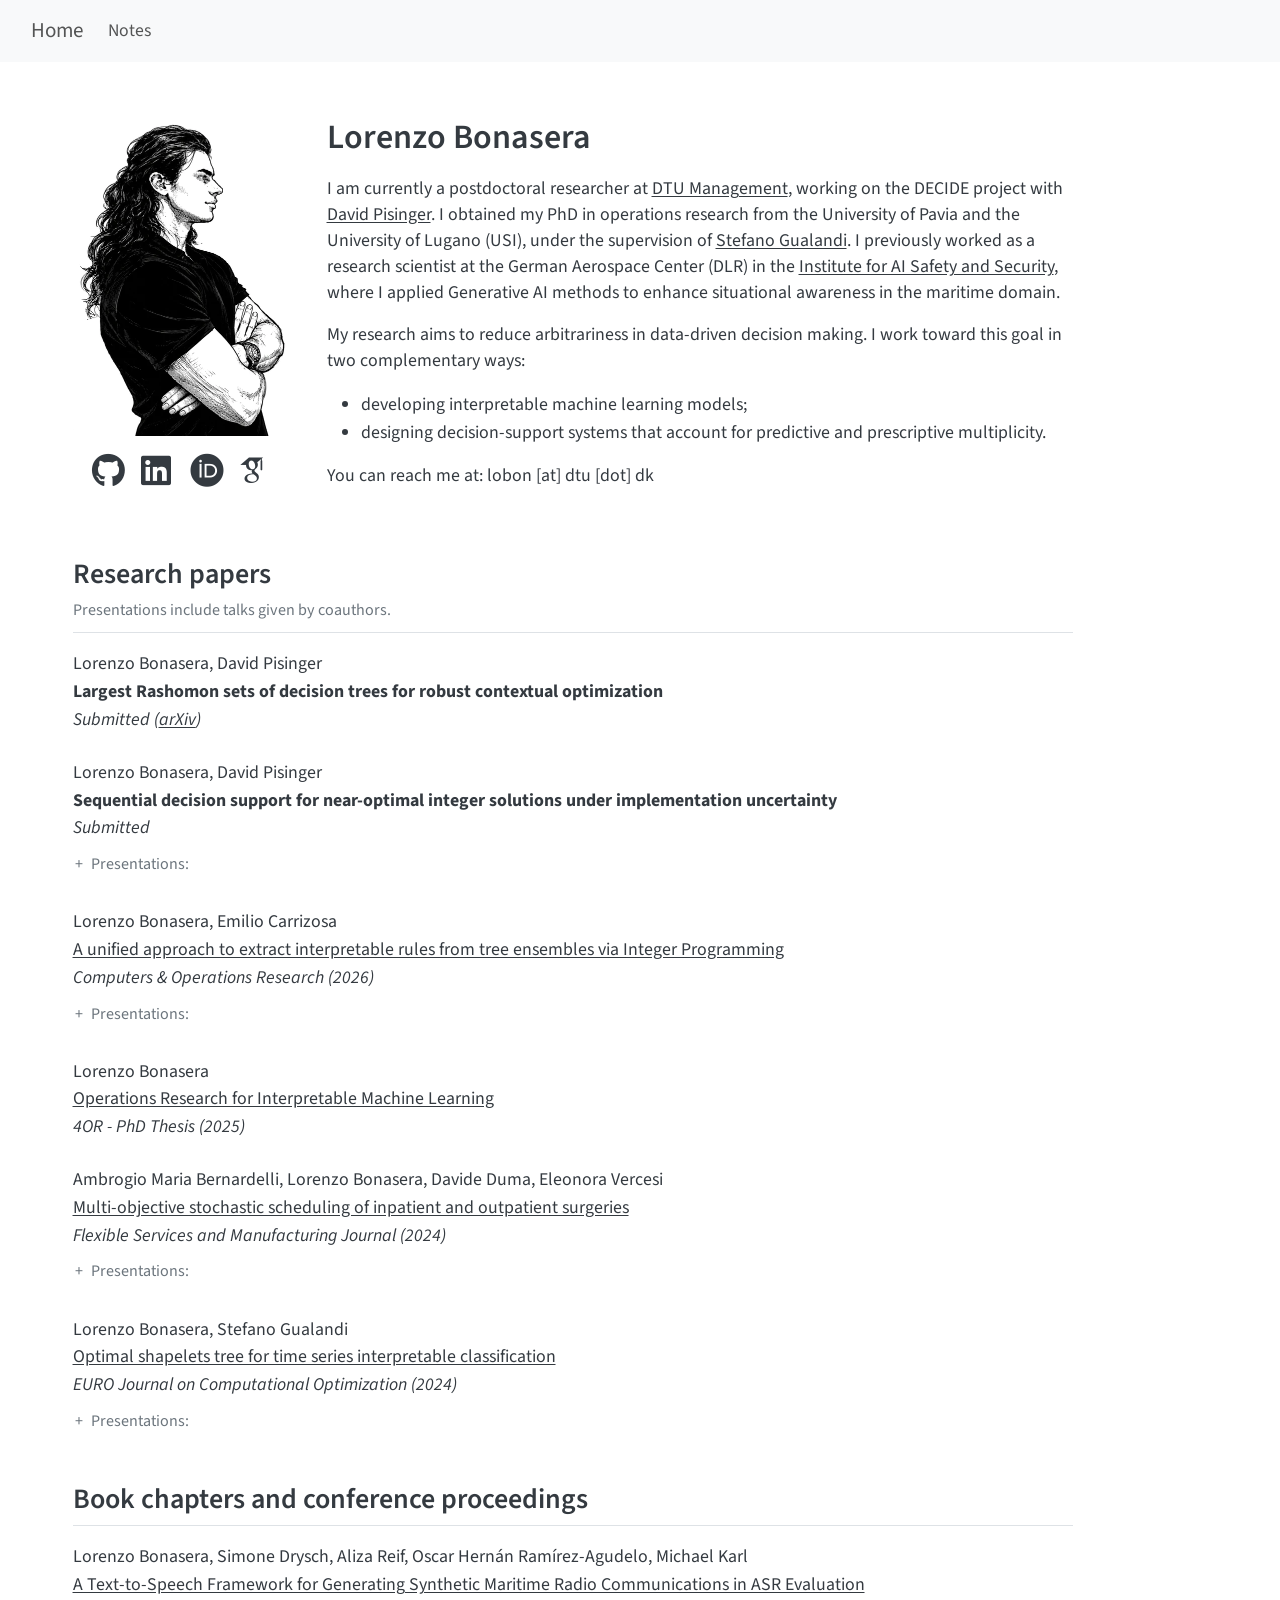
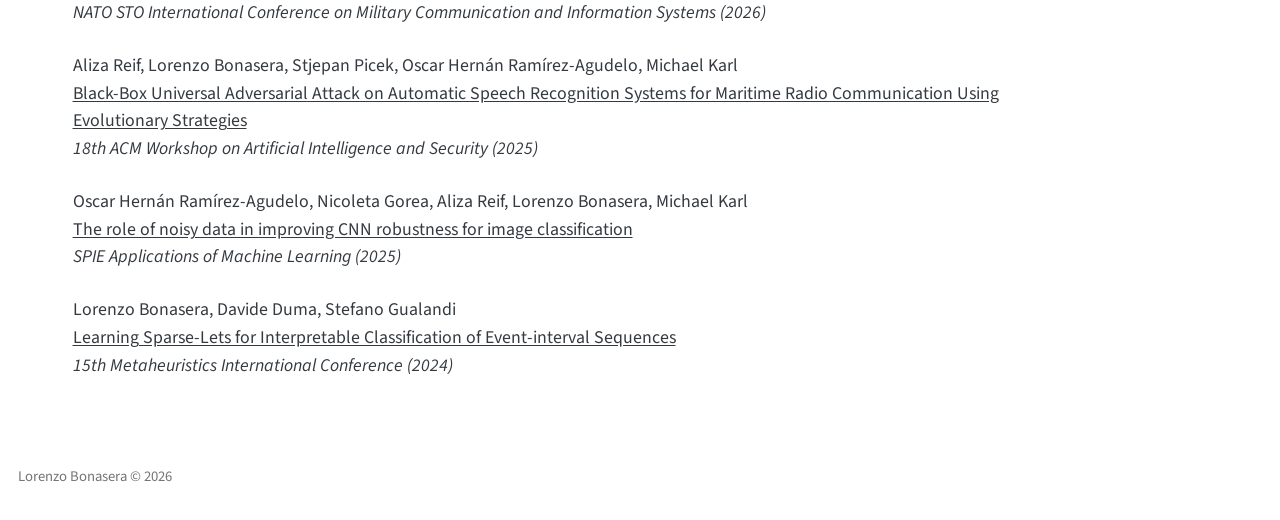
<file: docs/index.html>
<!DOCTYPE html>
<html xmlns="http://www.w3.org/1999/xhtml" lang="en" xml:lang="en"><head>

<meta charset="utf-8">
<meta name="generator" content="quarto-1.9.38">

<meta name="viewport" content="width=device-width, initial-scale=1.0, user-scalable=yes">

<meta name="author" content="Lorenzo Bonasera">
<meta name="description" content="Academic website of Lorenzo Bonasera">

<title>Lorenzo Bonasera</title>
<style>
/* Default styles provided by pandoc.
** See https://pandoc.org/MANUAL.html#variables-for-html for config info.
*/
code{white-space: pre-wrap;}
span.smallcaps{font-variant: small-caps;}
div.columns{display: flex; gap: min(4vw, 1.5em);}
div.column{flex: auto; overflow-x: auto;}
div.hanging-indent{margin-left: 1.5em; text-indent: -1.5em;}
ul.task-list{list-style: none;}
ul.task-list li input[type="checkbox"] {
  width: 0.8em;
  margin: 0 0.8em 0.2em -1em; /* quarto-specific, see https://github.com/quarto-dev/quarto-cli/issues/4556 */ 
  vertical-align: middle;
}
</style>


<script src="site_libs/quarto-nav/quarto-nav.js"></script>
<script src="site_libs/quarto-nav/headroom.min.js"></script>
<link href="./files/images/favicon-lb.png" rel="icon" type="image/png">
<script src="site_libs/clipboard/clipboard.min.js"></script>
<script src="site_libs/quarto-html/quarto.js" type="module"></script>
<script src="site_libs/quarto-html/tabsets/tabsets.js" type="module"></script>
<script src="site_libs/quarto-html/popper.min.js"></script>
<script src="site_libs/quarto-html/tippy.umd.min.js"></script>
<script src="site_libs/quarto-html/anchor.min.js"></script>
<link href="site_libs/quarto-html/tippy.css" rel="stylesheet">
<link href="site_libs/quarto-html/quarto-syntax-highlighting-15634bcf2e68342d4ad2dfa704d543f6.css" rel="stylesheet" id="quarto-text-highlighting-styles">
<script src="site_libs/bootstrap/bootstrap.min.js"></script>
<link href="site_libs/bootstrap/bootstrap-icons.css" rel="stylesheet">
<link href="site_libs/bootstrap/bootstrap-31eaf266902e15e6572a3934ae2616ee.min.css" rel="stylesheet" append-hash="true" id="quarto-bootstrap" data-mode="light">
<link href="site_libs/quarto-contrib/fontawesome6-1.2.0/all.min.css" rel="stylesheet">
<link href="site_libs/quarto-contrib/fontawesome6-1.2.0/latex-fontsize.css" rel="stylesheet">
<link href="site_libs/quarto-contrib/academicons-1.9.2/all.css" rel="stylesheet">
<link href="site_libs/quarto-contrib/academicons-1.9.2/size.css" rel="stylesheet">
<script id="quarto-search-options" type="application/json">{
  "language": {
    "search-no-results-text": "No results",
    "search-matching-documents-text": "matching documents",
    "search-copy-link-title": "Copy link to search",
    "search-hide-matches-text": "Hide additional matches",
    "search-more-match-text": "more match in this document",
    "search-more-matches-text": "more matches in this document",
    "search-clear-button-title": "Clear",
    "search-text-placeholder": "",
    "search-detached-cancel-button-title": "Cancel",
    "search-submit-button-title": "Submit",
    "search-label": "Search"
  }
}</script>


<link rel="stylesheet" href="pub-listing-v11.css">
<meta property="og:title" content="Lorenzo Bonasera">
<meta property="og:description" content="Academic website of Lorenzo Bonasera">
<meta property="og:image" content="https://lorebon.github.io/files/images/profile.webp">
<meta property="og:site_name" content="Lorenzo Bonasera">
<meta property="og:image:alt" content="Lorenzo Bonasera">
<meta name="twitter:title" content="Lorenzo Bonasera">
<meta name="twitter:description" content="Academic website of Lorenzo Bonasera">
<meta name="twitter:image" content="https://lorebon.github.io/files/images/profile.webp">
<meta name="twitter:image:alt" content="Lorenzo Bonasera">
<meta name="twitter:card" content="summary_large_image">
</head>

<body class="nav-fixed quarto-light">

<div id="quarto-search-results"></div>
  <header id="quarto-header" class="headroom fixed-top">
    <nav class="navbar navbar-expand " data-bs-theme="dark">
      <div class="navbar-container container-fluid">
      <div class="navbar-brand-container mx-auto">
    <a class="navbar-brand" href="./index.html">
    <span class="navbar-title">Home</span>
    </a>
  </div>
          <ul class="navbar-nav navbar-nav-scroll me-auto">
  <li class="nav-item">
    <a class="nav-link" href="./tech-note.html"> 
<span class="menu-text">Notes</span></a>
  </li>  
</ul>
          <div class="quarto-navbar-tools">
</div>
      </div> <!-- /container-fluid -->
    </nav>
</header>
<!-- content -->
<div id="quarto-content" class="quarto-container page-columns page-rows-contents page-layout-full page-navbar">
<!-- sidebar -->
<!-- margin-sidebar -->
    
<!-- main -->
<main class="content column-page" id="quarto-document-content"><header id="title-block-header" class="quarto-title-block"></header>




<div class="home-hero">
<div class="home-photo">
<p><img src="files/images/profile.webp" alt="Lorenzo Bonasera" width="220" height="318"></p>
<div class="photo-links">
<p><a href="https://github.com/lorebon" target="_blank" aria-label="GitHub"><i class="fa-brands fa-github" aria-label="github"></i></a> <a href="https://linkedin.com/in/lorenzo-bonasera-999639202" target="_blank" aria-label="LinkedIn"><i class="fa-brands fa-linkedin" aria-label="linkedin"></i></a> <a href="https://orcid.org/0000-0002-7931-5755" target="_blank" aria-label="ORCID"><i class="ai  ai-orcid"></i></a> <a href="https://scholar.google.com/citations?user=zxymi7UAAAAJ&amp;hl=it&amp;oi=ao" target="_blank" aria-label="Google Scholar"><i class="ai  ai-google-scholar"></i></a></p>
</div>
</div>
<section id="lorenzo-bonasera" class="level1 home-intro">
<h1>Lorenzo Bonasera</h1>
<p>I am currently a postdoctoral researcher at <a href="https://www.man.dtu.dk/english" class="plain-link">DTU Management</a>, working on the DECIDE project with <a href="https://hjemmesider.diku.dk/~pisinger/" class="plain-link">David Pisinger</a>. I obtained my PhD in operations research from the University of Pavia and the University of Lugano (USI), under the supervision of <a href="https://www.compopt.it/home" class="plain-link">Stefano Gualandi</a>. I previously worked as a research scientist at the German Aerospace Center (DLR) in the <a href="https://www.dlr.de/en/ki" class="plain-link">Institute for AI Safety and Security</a>, where I applied Generative AI methods to enhance situational awareness in the maritime domain.</p>
<p>My research aims to reduce arbitrariness in data-driven decision making. I work toward this goal in two complementary ways:</p>
<ul>
<li>developing interpretable machine learning models;</li>
<li>designing decision-support systems that account for predictive and prescriptive multiplicity.</li>
</ul>
<p>You can reach me at: lobon [at] dtu [dot] dk</p>
</section>
</div>
<section id="publications" class="level2 publication-list">
<h2 class="publication-list anchored" data-anchor-id="publications">Research papers</h2>
<p><span class="publication-note">Presentations include talks given by coauthors.</span></p>
<!-- Generated by xlsx_to_yml.py. Do not edit this file directly. -->
<div class="publication-entry">
<p>Lorenzo Bonasera, David Pisinger<br>
<strong>Largest Rashomon sets of decision trees for robust contextual optimization</strong><br>
<em>Submitted</em> <span class="publication-resource"><em>(<a href="https://arxiv.org/pdf/2610.04385">arXiv</a>)</em></span></p>
</div>
<div class="publication-entry">
<p>Lorenzo Bonasera, David Pisinger<br>
<strong>Sequential decision support for near-optimal integer solutions under implementation uncertainty</strong><br>
<em>Submitted</em></p>
<details class="publication-presentations">
<summary>Presentations:</summary>
<p class="presentation-conferences">IFORS 2026; Workshop SOML 2026</p>
</details>
</div>
<div class="publication-entry">
<p>Lorenzo Bonasera, Emilio Carrizosa<br>
<strong><a href="https://doi.org/10.1016/j.cor.2025.107283">A unified approach to extract interpretable rules from tree ensembles via Integer Programming</a></strong><br>
<em>Computers &amp; Operations Research (2026)</em></p>
<details class="publication-presentations">
<summary>Presentations:</summary>
<p class="presentation-conferences">YOUNG EURO OSS 2024/25</p>
</details>
</div>
<div class="publication-entry">
<p>Lorenzo Bonasera<br>
<strong><a href="https://link.springer.com/article/10.1007/s10288-025-00590-2">Operations Research for Interpretable Machine Learning</a></strong><br>
<em>4OR - PhD Thesis (2025)</em></p>
</div>
<div class="publication-entry">
<p>Ambrogio Maria Bernardelli, Lorenzo Bonasera, Davide Duma, Eleonora Vercesi<br>
<strong><a href="https://link.springer.com/article/10.1007/s10696-024-09542-0">Multi-objective stochastic scheduling of inpatient and outpatient surgeries</a></strong><br>
<em>Flexible Services and Manufacturing Journal (2024)</em></p>
<details class="publication-presentations">
<summary>Presentations:</summary>
<p class="presentation-conferences">ORAHS 2022; YAMC 2022; ICCOPT — MOPTA 2022</p>
</details>
</div>
<div class="publication-entry">
<p>Lorenzo Bonasera, Stefano Gualandi<br>
<strong><a href="https://doi.org/10.1016/j.ejco.2024.100091">Optimal shapelets tree for time series interpretable classification</a></strong><br>
<em>EURO Journal on Computational Optimization (2024)</em></p>
<details class="publication-presentations">
<summary>Presentations:</summary>
<p class="presentation-conferences">EURO 2024; CPAIOR 2023; Workshop CRM — SNS 2023</p>
</details>
</div>
</section>
<section id="book-chapters-and-conference-proceedings" class="level2 publication-list">
<h2 class="publication-list anchored" data-anchor-id="book-chapters-and-conference-proceedings">Book chapters and conference proceedings</h2>
<div class="publication-entry">
<p>Lorenzo Bonasera, Simone Drysch, Aliza Reif, Oscar Hernán Ramírez-Agudelo, Michael Karl<br>
<strong><a href="https://doi.org/10.1109/ICMCIS70639.2026.11771506">A Text-to-Speech Framework for Generating Synthetic Maritime Radio Communications in ASR Evaluation</a></strong><br>
<em>NATO STO International Conference on Military Communication and Information Systems (2026)</em></p>
</div>
<div class="publication-entry">
<p>Aliza Reif, Lorenzo Bonasera, Stjepan Picek, Oscar Hernán Ramírez-Agudelo, Michael Karl<br>
<strong><a href="https://dl.acm.org/doi/full/10.1145/3733799.3762974">Black-Box Universal Adversarial Attack on Automatic Speech Recognition Systems for Maritime Radio Communication Using Evolutionary Strategies</a></strong><br>
<em>18th ACM Workshop on Artificial Intelligence and Security (2025)</em></p>
</div>
<div class="publication-entry">
<p>Oscar Hernán Ramírez-Agudelo, Nicoleta Gorea, Aliza Reif, Lorenzo Bonasera, Michael Karl<br>
<strong><a href="https://doi.org/10.1117/12.3063563">The role of noisy data in improving CNN robustness for image classification</a></strong><br>
<em>SPIE Applications of Machine Learning (2025)</em></p>
</div>
<div class="publication-entry">
<p>Lorenzo Bonasera, Davide Duma, Stefano Gualandi<br>
<strong><a href="https://link.springer.com/chapter/10.1007/978-3-031-62922-8_1">Learning Sparse-Lets for Interpretable Classification of Event-interval Sequences</a></strong><br>
<em>15th Metaheuristics International Conference (2024)</em></p>
</div>


</section>

</main> <!-- /main -->
<script id="quarto-html-after-body" type="application/javascript">
  window.document.addEventListener("DOMContentLoaded", function (event) {
    const icon = "";
    const anchorJS = new window.AnchorJS();
    anchorJS.options = {
      placement: 'right',
      icon: icon
    };
    anchorJS.add('.anchored');
    const isCodeAnnotation = (el) => {
      for (const clz of el.classList) {
        if (clz.startsWith('code-annotation-')) {                     
          return true;
        }
      }
      return false;
    }
    const onCopySuccess = function(e) {
      // button target
      const button = e.trigger;
      // don't keep focus
      button.blur();
      // flash "checked"
      button.classList.add('code-copy-button-checked');
      var currentTitle = button.getAttribute("title");
      button.setAttribute("title", "Copied!");
      let tooltip;
      if (window.bootstrap) {
        button.setAttribute("data-bs-toggle", "tooltip");
        button.setAttribute("data-bs-placement", "left");
        button.setAttribute("data-bs-title", "Copied!");
        tooltip = new bootstrap.Tooltip(button, 
          { trigger: "manual", 
            customClass: "code-copy-button-tooltip",
            offset: [0, -8]});
        tooltip.show();    
      }
      setTimeout(function() {
        if (tooltip) {
          tooltip.hide();
          button.removeAttribute("data-bs-title");
          button.removeAttribute("data-bs-toggle");
          button.removeAttribute("data-bs-placement");
        }
        button.setAttribute("title", currentTitle);
        button.classList.remove('code-copy-button-checked');
      }, 1000);
      // clear code selection
      e.clearSelection();
    }
    const getTextToCopy = function(trigger) {
      const outerScaffold = trigger.parentElement.cloneNode(true);
      const codeEl = outerScaffold.querySelector('code');
      for (const childEl of codeEl.children) {
        if (isCodeAnnotation(childEl)) {
          childEl.remove();
        }
      }
      return codeEl.innerText;
    }
    const clipboard = new window.ClipboardJS('.code-copy-button:not([data-in-quarto-modal])', {
      text: getTextToCopy
    });
    clipboard.on('success', onCopySuccess);
    if (window.document.getElementById('quarto-embedded-source-code-modal')) {
      const clipboardModal = new window.ClipboardJS('.code-copy-button[data-in-quarto-modal]', {
        text: getTextToCopy,
        container: window.document.getElementById('quarto-embedded-source-code-modal')
      });
      clipboardModal.on('success', onCopySuccess);
    }
      var localhostRegex = new RegExp(/^(?:http|https):\/\/localhost\:?[0-9]*\//);
      var mailtoRegex = new RegExp(/^mailto:/);
        var filterRegex = new RegExp("https:\/\/lorebon\.github\.io");
      var isInternal = (href) => {
          return filterRegex.test(href) || localhostRegex.test(href) || mailtoRegex.test(href);
      }
      // Inspect non-navigation links and adorn them if external
     var links = window.document.querySelectorAll('a[href]:not(.nav-link):not(.navbar-brand):not(.toc-action):not(.sidebar-link):not(.sidebar-item-toggle):not(.pagination-link):not(.no-external):not([aria-hidden]):not(.dropdown-item):not(.quarto-navigation-tool):not(.about-link)');
      for (var i=0; i<links.length; i++) {
        const link = links[i];
        if (!isInternal(link.href)) {
          // undo the damage that might have been done by quarto-nav.js in the case of
          // links that we want to consider external
          if (link.dataset.originalHref !== undefined) {
            link.href = link.dataset.originalHref;
          }
            // target, if specified
            link.setAttribute("target", "_blank");
            if (link.getAttribute("rel") === null) {
              link.setAttribute("rel", "noopener");
            }
        }
      }
    function tippyHover(el, contentFn, onTriggerFn, onUntriggerFn) {
      const config = {
        allowHTML: true,
        maxWidth: 500,
        delay: 100,
        arrow: false,
        appendTo: function(el) {
            return el.parentElement;
        },
        interactive: true,
        interactiveBorder: 10,
        theme: 'quarto',
        placement: 'bottom-start',
      };
      if (contentFn) {
        config.content = contentFn;
      }
      if (onTriggerFn) {
        config.onTrigger = onTriggerFn;
      }
      if (onUntriggerFn) {
        config.onUntrigger = onUntriggerFn;
      }
      window.tippy(el, config); 
    }
    const noterefs = window.document.querySelectorAll('a[role="doc-noteref"]');
    for (var i=0; i<noterefs.length; i++) {
      const ref = noterefs[i];
      tippyHover(ref, function() {
        // use id or data attribute instead here
        let href = ref.getAttribute('data-footnote-href') || ref.getAttribute('href');
        try { href = new URL(href).hash; } catch {}
        const id = href.replace(/^#\/?/, "");
        const note = window.document.getElementById(id);
        if (note) {
          return note.innerHTML;
        } else {
          return "";
        }
      });
    }
    const xrefs = window.document.querySelectorAll('a.quarto-xref');
    const processXRef = (id, note) => {
      // Strip column container classes
      const stripColumnClz = (el) => {
        el.classList.remove("page-full", "page-columns");
        if (el.children) {
          for (const child of el.children) {
            stripColumnClz(child);
          }
        }
      }
      stripColumnClz(note)
      if (id === null || id.startsWith('sec-')) {
        // Special case sections, only their first couple elements
        const container = document.createElement("div");
        if (note.children && note.children.length > 2) {
          container.appendChild(note.children[0].cloneNode(true));
          for (let i = 1; i < note.children.length; i++) {
            const child = note.children[i];
            if (child.tagName === "P" && child.innerText === "") {
              continue;
            } else {
              container.appendChild(child.cloneNode(true));
              break;
            }
          }
          if (window.Quarto?.typesetMath) {
            window.Quarto.typesetMath(container);
          }
          return container.innerHTML
        } else {
          if (window.Quarto?.typesetMath) {
            window.Quarto.typesetMath(note);
          }
          return note.innerHTML;
        }
      } else {
        // Remove any anchor links if they are present
        const anchorLink = note.querySelector('a.anchorjs-link');
        if (anchorLink) {
          anchorLink.remove();
        }
        if (window.Quarto?.typesetMath) {
          window.Quarto.typesetMath(note);
        }
        if (note.classList.contains("callout")) {
          return note.outerHTML;
        } else {
          return note.innerHTML;
        }
      }
    }
    for (var i=0; i<xrefs.length; i++) {
      const xref = xrefs[i];
      tippyHover(xref, undefined, function(instance) {
        instance.disable();
        let url = xref.getAttribute('href');
        let hash = undefined; 
        if (url.startsWith('#')) {
          hash = url;
        } else {
          try { hash = new URL(url).hash; } catch {}
        }
        if (hash) {
          const id = hash.replace(/^#\/?/, "");
          const note = window.document.getElementById(id);
          if (note !== null) {
            try {
              const html = processXRef(id, note.cloneNode(true));
              instance.setContent(html);
            } finally {
              instance.enable();
              instance.show();
            }
          } else {
            // See if we can fetch this
            fetch(url.split('#')[0])
            .then(res => res.text())
            .then(html => {
              const parser = new DOMParser();
              const htmlDoc = parser.parseFromString(html, "text/html");
              const note = htmlDoc.getElementById(id);
              if (note !== null) {
                const html = processXRef(id, note);
                instance.setContent(html);
              } 
            }).finally(() => {
              instance.enable();
              instance.show();
            });
          }
        } else {
          // See if we can fetch a full url (with no hash to target)
          // This is a special case and we should probably do some content thinning / targeting
          fetch(url)
          .then(res => res.text())
          .then(html => {
            const parser = new DOMParser();
            const htmlDoc = parser.parseFromString(html, "text/html");
            const note = htmlDoc.querySelector('main.content');
            if (note !== null) {
              // This should only happen for chapter cross references
              // (since there is no id in the URL)
              // remove the first header
              if (note.children.length > 0 && note.children[0].tagName === "HEADER") {
                note.children[0].remove();
              }
              const html = processXRef(null, note);
              instance.setContent(html);
            } 
          }).finally(() => {
            instance.enable();
            instance.show();
          });
        }
      }, function(instance) {
      });
    }
        let selectedAnnoteEl;
        const selectorForAnnotation = ( cell, annotation) => {
          let cellAttr = 'data-code-cell="' + cell + '"';
          let lineAttr = 'data-code-annotation="' +  annotation + '"';
          const selector = 'span[' + cellAttr + '][' + lineAttr + ']';
          return selector;
        }
        const selectCodeLines = (annoteEl) => {
          const doc = window.document;
          const targetCell = annoteEl.getAttribute("data-target-cell");
          const targetAnnotation = annoteEl.getAttribute("data-target-annotation");
          const annoteSpan = window.document.querySelector(selectorForAnnotation(targetCell, targetAnnotation));
          const lines = annoteSpan.getAttribute("data-code-lines").split(",");
          const lineIds = lines.map((line) => {
            return targetCell + "-" + line;
          })
          let top = null;
          let height = null;
          let parent = null;
          if (lineIds.length > 0) {
              //compute the position of the single el (top and bottom and make a div)
              const el = window.document.getElementById(lineIds[0]);
              top = el.offsetTop;
              height = el.offsetHeight;
              parent = el.parentElement.parentElement;
            if (lineIds.length > 1) {
              const lastEl = window.document.getElementById(lineIds[lineIds.length - 1]);
              const bottom = lastEl.offsetTop + lastEl.offsetHeight;
              height = bottom - top;
            }
            if (top !== null && height !== null && parent !== null) {
              // cook up a div (if necessary) and position it 
              let div = window.document.getElementById("code-annotation-line-highlight");
              if (div === null) {
                div = window.document.createElement("div");
                div.setAttribute("id", "code-annotation-line-highlight");
                div.style.position = 'absolute';
                parent.appendChild(div);
              }
              div.style.top = top - 2 + "px";
              div.style.height = height + 4 + "px";
              div.style.left = 0;
              let gutterDiv = window.document.getElementById("code-annotation-line-highlight-gutter");
              if (gutterDiv === null) {
                gutterDiv = window.document.createElement("div");
                gutterDiv.setAttribute("id", "code-annotation-line-highlight-gutter");
                gutterDiv.style.position = 'absolute';
                const codeCell = window.document.getElementById(targetCell);
                const gutter = codeCell.querySelector('.code-annotation-gutter');
                gutter.appendChild(gutterDiv);
              }
              gutterDiv.style.top = top - 2 + "px";
              gutterDiv.style.height = height + 4 + "px";
            }
            selectedAnnoteEl = annoteEl;
          }
        };
        const unselectCodeLines = () => {
          const elementsIds = ["code-annotation-line-highlight", "code-annotation-line-highlight-gutter"];
          elementsIds.forEach((elId) => {
            const div = window.document.getElementById(elId);
            if (div) {
              div.remove();
            }
          });
          selectedAnnoteEl = undefined;
        };
          // Handle positioning of the toggle
      window.addEventListener(
        "resize",
        throttle(() => {
          elRect = undefined;
          if (selectedAnnoteEl) {
            selectCodeLines(selectedAnnoteEl);
          }
        }, 10)
      );
      function throttle(fn, ms) {
      let throttle = false;
      let timer;
        return (...args) => {
          if(!throttle) { // first call gets through
              fn.apply(this, args);
              throttle = true;
          } else { // all the others get throttled
              if(timer) clearTimeout(timer); // cancel #2
              timer = setTimeout(() => {
                fn.apply(this, args);
                timer = throttle = false;
              }, ms);
          }
        };
      }
        // Attach click handler to the DT
        const annoteDls = window.document.querySelectorAll('dt[data-target-cell]');
        for (const annoteDlNode of annoteDls) {
          annoteDlNode.addEventListener('click', (event) => {
            const clickedEl = event.target;
            if (clickedEl !== selectedAnnoteEl) {
              unselectCodeLines();
              const activeEl = window.document.querySelector('dt[data-target-cell].code-annotation-active');
              if (activeEl) {
                activeEl.classList.remove('code-annotation-active');
              }
              selectCodeLines(clickedEl);
              clickedEl.classList.add('code-annotation-active');
            } else {
              // Unselect the line
              unselectCodeLines();
              clickedEl.classList.remove('code-annotation-active');
            }
          });
        }
    const findCites = (el) => {
      const parentEl = el.parentElement;
      if (parentEl) {
        const cites = parentEl.dataset.cites;
        if (cites) {
          return {
            el,
            cites: cites.split(' ')
          };
        } else {
          return findCites(el.parentElement)
        }
      } else {
        return undefined;
      }
    };
    var bibliorefs = window.document.querySelectorAll('a[role="doc-biblioref"]');
    for (var i=0; i<bibliorefs.length; i++) {
      const ref = bibliorefs[i];
      const citeInfo = findCites(ref);
      if (citeInfo) {
        tippyHover(citeInfo.el, function() {
          var popup = window.document.createElement('div');
          citeInfo.cites.forEach(function(cite) {
            var citeDiv = window.document.createElement('div');
            citeDiv.classList.add('hanging-indent');
            citeDiv.classList.add('csl-entry');
            var biblioDiv = window.document.getElementById('ref-' + cite);
            if (biblioDiv) {
              citeDiv.innerHTML = biblioDiv.innerHTML;
            }
            popup.appendChild(citeDiv);
          });
          return popup.innerHTML;
        });
      }
    }
  });
  </script>
</div> <!-- /content -->
<footer class="footer">
  <div class="nav-footer">
    <div class="nav-footer-left">
Lorenzo Bonasera ©
<script>document.write(new Date().getFullYear())</script>
</div>   
    <div class="nav-footer-center">
      &nbsp;
    </div>
    <div class="nav-footer-right">
      &nbsp;
    </div>
  </div>
</footer>




</body></html>
</file>
<file: docs/site_libs/quarto-html/tippy.css>
.tippy-box[data-animation=fade][data-state=hidden]{opacity:0}[data-tippy-root]{max-width:calc(100vw - 10px)}.tippy-box{position:relative;background-color:#333;color:#fff;border-radius:4px;font-size:14px;line-height:1.4;white-space:normal;outline:0;transition-property:transform,visibility,opacity}.tippy-box[data-placement^=top]>.tippy-arrow{bottom:0}.tippy-box[data-placement^=top]>.tippy-arrow:before{bottom:-7px;left:0;border-width:8px 8px 0;border-top-color:initial;transform-origin:center top}.tippy-box[data-placement^=bottom]>.tippy-arrow{top:0}.tippy-box[data-placement^=bottom]>.tippy-arrow:before{top:-7px;left:0;border-width:0 8px 8px;border-bottom-color:initial;transform-origin:center bottom}.tippy-box[data-placement^=left]>.tippy-arrow{right:0}.tippy-box[data-placement^=left]>.tippy-arrow:before{border-width:8px 0 8px 8px;border-left-color:initial;right:-7px;transform-origin:center left}.tippy-box[data-placement^=right]>.tippy-arrow{left:0}.tippy-box[data-placement^=right]>.tippy-arrow:before{left:-7px;border-width:8px 8px 8px 0;border-right-color:initial;transform-origin:center right}.tippy-box[data-inertia][data-state=visible]{transition-timing-function:cubic-bezier(.54,1.5,.38,1.11)}.tippy-arrow{width:16px;height:16px;color:#333}.tippy-arrow:before{content:"";position:absolute;border-color:transparent;border-style:solid}.tippy-content{position:relative;padding:5px 9px;z-index:1}
</file>
<file: docs/site_libs/quarto-html/quarto-syntax-highlighting-15634bcf2e68342d4ad2dfa704d543f6.css>
/* quarto syntax highlight colors */
:root {
  --quarto-hl-ot-color: #003B4F;
  --quarto-hl-at-color: #657422;
  --quarto-hl-ss-color: #20794D;
  --quarto-hl-an-color: #5E5E5E;
  --quarto-hl-fu-color: #4758AB;
  --quarto-hl-st-color: #20794D;
  --quarto-hl-cf-color: #003B4F;
  --quarto-hl-op-color: #5E5E5E;
  --quarto-hl-er-color: #AD0000;
  --quarto-hl-bn-color: #AD0000;
  --quarto-hl-al-color: #AD0000;
  --quarto-hl-va-color: #111111;
  --quarto-hl-bu-color: inherit;
  --quarto-hl-ex-color: inherit;
  --quarto-hl-pp-color: #AD0000;
  --quarto-hl-in-color: #5E5E5E;
  --quarto-hl-vs-color: #20794D;
  --quarto-hl-wa-color: #5E5E5E;
  --quarto-hl-do-color: #5E5E5E;
  --quarto-hl-im-color: #00769E;
  --quarto-hl-ch-color: #20794D;
  --quarto-hl-dt-color: #AD0000;
  --quarto-hl-fl-color: #AD0000;
  --quarto-hl-co-color: #5E5E5E;
  --quarto-hl-cv-color: #5E5E5E;
  --quarto-hl-cn-color: #8f5902;
  --quarto-hl-sc-color: #5E5E5E;
  --quarto-hl-dv-color: #AD0000;
  --quarto-hl-kw-color: #003B4F;
}

/* other quarto variables */
:root {
  --quarto-font-monospace: SFMono-Regular, Menlo, Monaco, Consolas, "Liberation Mono", "Courier New", monospace;
}

/* syntax highlight based on Pandoc's rules */
pre > code.sourceCode > span {
  color: #003B4F;
}

code.sourceCode > span {
  color: #003B4F;
}

div.sourceCode,
div.sourceCode pre.sourceCode {
  color: #003B4F;
}

/* Normal */
code span {
  color: #003B4F;
}

/* Alert */
code span.al {
  color: #AD0000;
  font-style: inherit;
}

/* Annotation */
code span.an {
  color: #5E5E5E;
  font-style: inherit;
}

/* Attribute */
code span.at {
  color: #657422;
  font-style: inherit;
}

/* BaseN */
code span.bn {
  color: #AD0000;
  font-style: inherit;
}

/* BuiltIn */
code span.bu {
  font-style: inherit;
}

/* ControlFlow */
code span.cf {
  color: #003B4F;
  font-weight: bold;
  font-style: inherit;
}

/* Char */
code span.ch {
  color: #20794D;
  font-style: inherit;
}

/* Constant */
code span.cn {
  color: #8f5902;
  font-style: inherit;
}

/* Comment */
code span.co {
  color: #5E5E5E;
  font-style: inherit;
}

/* CommentVar */
code span.cv {
  color: #5E5E5E;
  font-style: italic;
}

/* Documentation */
code span.do {
  color: #5E5E5E;
  font-style: italic;
}

/* DataType */
code span.dt {
  color: #AD0000;
  font-style: inherit;
}

/* DecVal */
code span.dv {
  color: #AD0000;
  font-style: inherit;
}

/* Error */
code span.er {
  color: #AD0000;
  font-style: inherit;
}

/* Extension */
code span.ex {
  font-style: inherit;
}

/* Float */
code span.fl {
  color: #AD0000;
  font-style: inherit;
}

/* Function */
code span.fu {
  color: #4758AB;
  font-style: inherit;
}

/* Import */
code span.im {
  color: #00769E;
  font-style: inherit;
}

/* Information */
code span.in {
  color: #5E5E5E;
  font-style: inherit;
}

/* Keyword */
code span.kw {
  color: #003B4F;
  font-weight: bold;
  font-style: inherit;
}

/* Operator */
code span.op {
  color: #5E5E5E;
  font-style: inherit;
}

/* Other */
code span.ot {
  color: #003B4F;
  font-style: inherit;
}

/* Preprocessor */
code span.pp {
  color: #AD0000;
  font-style: inherit;
}

/* SpecialChar */
code span.sc {
  color: #5E5E5E;
  font-style: inherit;
}

/* SpecialString */
code span.ss {
  color: #20794D;
  font-style: inherit;
}

/* String */
code span.st {
  color: #20794D;
  font-style: inherit;
}

/* Variable */
code span.va {
  color: #111111;
  font-style: inherit;
}

/* VerbatimString */
code span.vs {
  color: #20794D;
  font-style: inherit;
}

/* Warning */
code span.wa {
  color: #5E5E5E;
  font-style: italic;
}

.prevent-inlining {
  content: "</";
}

/*# sourceMappingURL=f23921c56f73e400b49028c9186a1aa0.css.map */
</file>
<file: docs/site_libs/quarto-contrib/fontawesome6-1.2.0/latex-fontsize.css>
.fa-tiny {
  font-size: 0.5em;
}
.fa-scriptsize {
  font-size: 0.7em;
}
.fa-footnotesize {
  font-size: 0.8em;
}
.fa-small {
  font-size: 0.9em;
}
.fa-normalsize {
  font-size: 1em;
}
.fa-large {
  font-size: 1.2em;
}
.fa-Large {
  font-size: 1.5em;
}
.fa-LARGE {
  font-size: 1.75em;
}
.fa-huge {
  font-size: 2em;
}
.fa-Huge {
  font-size: 2.5em;
}
</file>
<file: docs/site_libs/quarto-contrib/academicons-1.9.2/all.css>
/*
 *  Academicons 1.9.4 by James Walsh (https://github.com/jpswalsh) and Katja Bercic (https://github.com/katjabercic)
 *  Fonts generated using FontForge - https://fontforge.org
 *  Square icons designed to be used alongside Font Awesome square icons - https://fortawesome.github.io/Font-Awesome/
 *  Licenses - Font: SIL OFL 1.1, CSS: MIT License
 */
@font-face {
  font-family: 'Academicons';
  font-style: normal;
  font-weight: 400;
  font-display: block;
  src: url('1e21o67/academicons.eot');
  src: url('1e21o67/academicons.eot') format('embedded-opentype'),
    url('1e21o67/academicons.ttf') format('truetype'),
    url('1e21o67/academicons.woff') format('woff'),
    url('1e21o67/academicons.svg') format('svg');
}

.ai {
  font-family: 'Academicons';
  font-weight: 400;
  -moz-osx-font-smoothing: grayscale;
  -webkit-font-smoothing: antialiased;
  display: inline-block;
  font-style: normal;
  font-variant: normal;
  text-rendering: auto;
  line-height: 1;
}

.ai-academia:before {
  content: "\e9af";
}

.ai-academia-square:before {
  content: "\e93d";
}

.ai-acclaim:before {
  content: "\e92e";
}

.ai-acclaim-square:before {
  content: "\e93a";
}

.ai-acm:before {
  content: "\e93c";
}

.ai-acm-square:before {
  content: "\e95d";
}

.ai-acmdl:before {
  content: "\e96a";
}

.ai-acmdl-square:before {
  content: "\e9d3";
}

.ai-ads:before {
  content: "\e9cb";
}

.ai-ads-square:before {
  content: "\e94a";
}

.ai-africarxiv:before {
  content: "\e91b";
}

.ai-africarxiv-square:before {
  content: "\e90b";
}

.ai-archive:before {
  content: "\e955";
}

.ai-archive-square:before {
  content: "\e956";
}

.ai-arxiv:before {
  content: "\e974";
}

.ai-arxiv-square:before {
  content: "\e9a6";
}

.ai-biorxiv:before {
  content: "\e9a2";
}

.ai-biorxiv-square:before {
  content: "\e98b";
}

.ai-ceur:before {
  content: "\e96d";
}

.ai-ceur-square:before {
  content: "\e92f";
}

.ai-ciencia-vitae:before {
  content: "\e912";
}

.ai-ciencia-vitae-square:before {
  content: "\e913";
}

.ai-clarivate:before {
  content: "\e924";
}

.ai-clarivate-square:before {
  content: "\e925";
}

.ai-closed-access:before {
  content: "\e942";
}

.ai-closed-access-square:before {
  content: "\e943";
}

.ai-conversation:before {
  content: "\e94c";
}

.ai-conversation-square:before {
  content: "\e915";
}

.ai-coursera:before {
  content: "\e95f";
}

.ai-coursera-square:before {
  content: "\e97f";
}

.ai-crossref:before {
  content: "\e918";
}

.ai-crossref-square:before {
  content: "\e919";
}

.ai-cv:before {
  content: "\e9a5";
}

.ai-cv-square:before {
  content: "\e90a";
}

.ai-datacite:before {
  content: "\e91c";
}

.ai-datacite-square:before {
  content: "\e91d";
}

.ai-dataverse:before {
  content: "\e9f7";
}

.ai-dataverse-square:before {
  content: "\e9e4";
}

.ai-dblp:before {
  content: "\e94f";
}

.ai-dblp-square:before {
  content: "\e93f";
}

.ai-depsy:before {
  content: "\e97a";
}

.ai-depsy-square:before {
  content: "\e94b";
}

.ai-doi:before {
  content: "\e97e";
}

.ai-doi-square:before {
  content: "\e98f";
}

.ai-dryad:before {
  content: "\e97c";
}

.ai-dryad-square:before {
  content: "\e98c";
}

.ai-elsevier:before {
  content: "\e961";
}

.ai-elsevier-square:before {
  content: "\e910";
}

.ai-figshare:before {
  content: "\e981";
}

.ai-figshare-square:before {
  content: "\e9e7";
}

.ai-google-scholar:before {
  content: "\e9d4";
}

.ai-google-scholar-square:before {
  content: "\e9f9";
}

.ai-hal:before {
  content: "\e92c";
}

.ai-hal-square:before {
  content: "\e92d";
}

.ai-hypothesis:before {
  content: "\e95a";
}

.ai-hypothesis-square:before {
  content: "\e95b";
}

.ai-ideas-repec:before {
  content: "\e9ed";
}

.ai-ideas-repec-square:before {
  content: "\e9f8";
}

.ai-ieee:before {
  content: "\e929";
}

.ai-ieee-square:before {
  content: "\e9b9";
}

.ai-impactstory:before {
  content: "\e9cf";
}

.ai-impactstory-square:before {
  content: "\e9aa";
}

.ai-inaturalist:before {
  content: "\e900";
}

.ai-inaturalist-square:before {
  content: "\e901";
}

.ai-inpn:before {
  content: "\e902";
}

.ai-inpn-square:before {
  content: "\e903";
}

.ai-inspire:before {
  content: "\e9e9";
}

.ai-inspire-square:before {
  content: "\e9fe";
}

.ai-isidore:before {
  content: "\e936";
}

.ai-isidore-square:before {
  content: "\e954";
}

.ai-isni:before {
  content: "\e957";
}

.ai-isni-square:before {
  content: "\e958";
}

.ai-jstor:before {
  content: "\e938";
}

.ai-jstor-square:before {
  content: "\e944";
}

.ai-lattes:before {
  content: "\e9b3";
}

.ai-lattes-square:before {
  content: "\e99c";
}

.ai-mathoverflow:before {
  content: "\e9f6";
}

.ai-mathoverflow-square:before {
  content: "\e97b";
}

.ai-mendeley:before {
  content: "\e9f0";
}

.ai-mendeley-square:before {
  content: "\e9f3";
}

.ai-moodle:before {
  content: "\e907";
}

.ai-moodle-square:before {
  content: "\e908";
}

.ai-mtmt:before {
  content: "\e950";
}

.ai-mtmt-square:before {
  content: "\e951";
}

.ai-nakala:before {
  content: "\e940";
}

.ai-nakala-square:before {
  content: "\e941";
}

.ai-obp:before {
  content: "\e92a";
}

.ai-obp-square:before {
  content: "\e92b";
}

.ai-open-access:before {
  content: "\e939";
}

.ai-open-access-square:before {
  content: "\e9f4";
}

.ai-open-data:before {
  content: "\e966";
}

.ai-open-data-square:before {
  content: "\e967";
}

.ai-open-materials:before {
  content: "\e968";
}

.ai-open-materials-square:before {
  content: "\e969";
}

.ai-openedition:before {
  content: "\e946";
}

.ai-openedition-square:before {
  content: "\e947";
}

.ai-orcid:before {
  content: "\e9d9";
}

.ai-orcid-square:before {
  content: "\e9c3";
}

.ai-osf:before {
  content: "\e9ef";
}

.ai-osf-square:before {
  content: "\e931";
}

.ai-overleaf:before {
  content: "\e914";
}

.ai-overleaf-square:before {
  content: "\e98d";
}

.ai-philpapers:before {
  content: "\e98a";
}

.ai-philpapers-square:before {
  content: "\e96f";
}

.ai-piazza:before {
  content: "\e99a";
}

.ai-piazza-square:before {
  content: "\e90c";
}

.ai-preregistered:before {
  content: "\e906";
}

.ai-preregistered-square:before {
  content: "\e96b";
}

.ai-protocols:before {
  content: "\e952";
}

.ai-protocols-square:before {
  content: "\e953";
}

.ai-psyarxiv:before {
  content: "\e90e";
}

.ai-psyarxiv-square:before {
  content: "\e90f";
}

.ai-publons:before {
  content: "\e937";
}

.ai-publons-square:before {
  content: "\e94e";
}

.ai-pubmed:before {
  content: "\e99f";
}

.ai-pubmed-square:before {
  content: "\e97d";
}

.ai-pubpeer:before {
  content: "\e922";
}

.ai-pubpeer-square:before {
  content: "\e923";
}

.ai-researcherid:before {
  content: "\e91a";
}

.ai-researcherid-square:before {
  content: "\e95c";
}

.ai-researchgate:before {
  content: "\e95e";
}

.ai-researchgate-square:before {
  content: "\e99e";
}

.ai-ror:before {
  content: "\e948";
}

.ai-ror-square:before {
  content: "\e949";
}

.ai-sci-hub:before {
  content: "\e959";
}

.ai-sci-hub-square:before {
  content: "\e905";
}

.ai-scirate:before {
  content: "\e98e";
}

.ai-scirate-square:before {
  content: "\e99d";
}

.ai-scopus:before {
  content: "\e91e";
}

.ai-scopus-square:before {
  content: "\e91f";
}

.ai-semantic-scholar:before {
  content: "\e96e";
}

.ai-semantic-scholar-square:before {
  content: "\e96c";
}

.ai-springer:before {
  content: "\e928";
}

.ai-springer-square:before {
  content: "\e99b";
}

.ai-ssrn:before {
  content: "\e916";
}

.ai-ssrn-square:before {
  content: "\e917";
}

.ai-stackoverflow:before {
  content: "\e920";
}

.ai-stackoverflow-square:before {
  content: "\e921";
}

.ai-viaf:before {
  content: "\e933";
}

.ai-viaf-square:before {
  content: "\e934";
}

.ai-wiley:before {
  content: "\e926";
}

.ai-wiley-square:before {
  content: "\e927";
}

.ai-zenodo:before {
  content: "\e911";
}

.ai-zotero:before {
  content: "\e962";
}

.ai-zotero-square:before {
  content: "\e932";
}

/*  Duplication of the FontAwesome style classes using 'ai' in place of 'fa'. */
.ai-lg {
  font-size: 1.33333em;
  line-height: 0.75em;
  vertical-align: -.0667em;
}

.ai-xs {
  font-size: .75em;
}

.ai-sm {
  font-size: .875em;
}

.ai-1x {
  font-size: 1em;
}

.ai-2x {
  font-size: 2em;
}

.ai-3x {
  font-size: 3em;
}

.ai-4x {
  font-size: 4em;
}

.ai-5x {
  font-size: 5em;
}

.ai-6x {
  font-size: 6em;
}

.ai-7x {
  font-size: 7em;
}

.ai-8x {
  font-size: 8em;
}

.ai-9x {
  font-size: 9em;
}

.ai-10x {
  font-size: 10em;
}

.ai-fw {
  text-align: center;
  width: 1.25em;
}

.ai-ul {
  list-style-type: none;
  margin-left: 2.5em;
  padding-left: 0;
}

.ai-ul>li {
  position: relative;
}

.ai-li {
  left: -2em;
  position: absolute;
  text-align: center;
  width: 2em;
  line-height: inherit;
}

.ai-border {
  border: solid 0.08em #eee;
  border-radius: .1em;
  padding: .2em .25em .15em;
}

.ai-pull-left {
  float: left;
}

.ai-pull-right {
  float: right;
}

.ai.ai-pull-left {
  margin-right: .3em;
}

.ai.ai-pull-right {
  margin-right: .3em;
}

.ai-stack {
  display: inline-block;
  height: 2em;
  line-height: 2em;
  position: relative;
  vertical-align: middle;
  width: 2.5em;
}

.ai-stack-1x,
.ai-stack-2x {
  left: 0;
  position: absolute;
  text-align: center;
  width: 100%;
}

.ai-stack-1x {
  line-height: inherit;
}

.ai-stack-2x {
  font-size: 2em;
}

.ai-inverse {
  color: #fff;
}
</file>
<file: docs/site_libs/quarto-contrib/academicons-1.9.2/size.css>
.ai-tiny {
  font-size: 0.5em;
}

.ai-scriptsize {
  font-size: 0.7em;
}

.ai-footnotesize {
  font-size: 0.8em;
}

.ai-small {
  font-size: 0.9em;
}

.ai-normalsize {
  font-size: 1em;
}

.ai-large {
  font-size: 1.2em;
}

.ai-Large {
  font-size: 1.5em;
}

.ai-LARGE {
  font-size: 1.75em;
}

.ai-huge {
  font-size: 2em;
}

.ai-Huge {
  font-size: 2.5em;
}

.ai-1x {
  font-size: 1em;
}

.ai-2x {
  font-size: 2em;
}

.ai-3x {
  font-size: 3em;
}

.ai-4x {
  font-size: 4em;
}

.ai-5x {
  font-size: 5em;
}

.ai-6x {
  font-size: 6em;
}

.ai-7x {
  font-size: 7em;
}

.ai-8x {
  font-size: 8em;
}

.ai-9x {
  font-size: 9em;
}

.ai-10x {
  font-size: 10em;
}

.ai-2xs {
  font-size: 0.625em;
  line-height: 0.1em;
  vertical-align: 0.225em;
}

.ai-xs {
  font-size: 0.75em;
  line-height: 0.08333em;
  vertical-align: 0.125em;
}

.ai-sm {
  font-size: 0.875em;
  line-height: 0.07143em;
  vertical-align: 0.05357em;
}

.ai-lg {
  font-size: 1.25em;
  line-height: 0.05em;
  vertical-align: -0.075em;
}

.ai-xl {
  font-size: 1.5em;
  line-height: 0.04167em;
  vertical-align: -0.125em;
}

.ai-2xl {
  font-size: 2em;
  line-height: 0.03125em;
  vertical-align: -0.1875em;
}
</file>
<file: docs/pub-listing-v11.css>
/* Homepage layout: photo/links on the left, bio on the right, publications below. */

body {
  font-size: 1.05rem;
}

main.content {
  min-width: 0;
  max-width: 1000px;
  font-size: 1.05rem;
  line-height: 1.55;
}

main.content p,
main.content li,
main.content summary {
  font-size: inherit;
}

.home-hero {
  display: grid;
  grid-template-columns: 220px minmax(0, 1fr); /* left column width */
  gap: 2rem;
  align-items: start;
  margin-top: 1.5rem;
  margin-bottom: 3rem;
}

.home-photo img {
  /* Map the drawing's #fdfdfd paper to white while keeping black ink black. */
  filter: brightness(1.008);
  width: 220px;        /* image width */
  max-width: 100%;
  height: auto;
  border-radius: 8px;
  display: block;
}

.photo-links {
  margin-top: 0.9rem;
  display: flex;
  justify-content: center;
  gap: 0.9rem;
  font-size: 1.5rem; /* control icon size here */
}

.photo-links p {
  margin: 0;
  display: flex;
  align-items: center;
  justify-content: center;
  gap: 0.9rem;
}

.photo-links a {
  position: relative;
  color: inherit;
  text-decoration: none;
}

/* Expand the hit area without changing icon size or spacing. */
.photo-links a::after {
  content: "";
  position: absolute;
  inset: -6px;
}

.photo-links a:hover {
  opacity: 0.75;
  text-decoration: none;
}

.home-intro h1 {
  margin-top: 0;
  margin-bottom: 1rem;
}

.home-intro p {
  line-height: 1.45;
}

.publication-list {
  margin-top: 2.5rem;
}

.publication-list > h2 {
  border-bottom: 1px solid #dee2e6;
  padding-bottom: 0.5rem;
}

/* Keep the note with the heading, above its divider. */
#publications > h2 {
  border-bottom: 0;
  padding-bottom: 0;
  margin-bottom: 0.25rem;
}

#publications > h2 + p {
  border-bottom: 1px solid #dee2e6;
  padding-bottom: 0.5rem;
}

.publication-note,
.publication-presentations summary {
  color: #6c757d;
}

/* Apply the same entry spacing to both lists. */
.publication-list .publication-entry > p {
  margin: 0;
}

.publication-list .publication-entry + .publication-entry {
  margin-top: 1.5rem;
}

@media (max-width: 700px) {
  .home-hero {
    grid-template-columns: 1fr;
    gap: 1.25rem;
    justify-items: center;
  }

  .home-photo {
    width: 100%;
    display: flex;
    flex-direction: column;
    align-items: center;
  }

  .home-photo img {
    width: 160px;
    margin-left: auto;
    margin-right: auto;
  }

  .photo-links {
    width: 180px !important;          /* Preserve room for four separate tap targets. */
    max-width: 100% !important;
    margin: 0.9rem auto 0 auto !important;

    display: flex !important;
    flex-direction: row !important;
    justify-content: space-between !important;
    align-items: center !important;

    text-align: center !important;
  }

  .photo-links a {
    display: inline-flex !important;
    align-items: center !important;
    justify-content: center !important;
    color: inherit !important;
    text-decoration: none !important;
  }

  .photo-links p {
    justify-content: space-between;
    width: 100%;
  }

  .photo-links svg,
  .photo-links i {
    width: 1.5rem !important;
    height: 1.5rem !important;
    font-size: 1.5rem !important;
  }

  .home-intro {
    width: 100%;
  }
}

a {
  color: inherit;
  text-decoration: underline;
  text-underline-offset: 2px;
}

a:hover {
  color: inherit;
  text-decoration-thickness: 2px;
}

.photo-links a svg,
.photo-links a i {
  width: 2rem !important;
  height: 2rem !important;
  font-size: 2rem !important;
}

/* Keep parenthesized resource links together beside the working-paper status. */
.publication-resource {
  white-space: nowrap;
}

.publication-resource a:focus-visible {
  outline: 2px solid currentColor;
  outline-offset: 3px;
}

/* Shared typography for presentation disclosures and their introductory note. */
.publication-note,
.publication-presentations {
  font-size: 0.9em;
  font-weight: 400;
}

/* Optional conference disclosures beneath publication details. */
.publication-entry > .publication-presentations {
  margin: 0.25rem 0 0;
}

.publication-presentations summary {
  display: inline;
  padding-block: 0.35rem;
  cursor: pointer;
  font-weight: 400;
}

.publication-presentations summary::-webkit-details-marker {
  display: none;
}

.publication-presentations summary::before {
  content: "+";
  display: inline-block;
  width: 0.8em;
  text-align: center;
  margin-right: 0.35em;
}

.publication-presentations[open] summary::before {
  content: "\2212";
}

/* Modern browsers wrap disclosure content in this pseudo-element. */
.publication-presentations[open]::details-content {
  display: inline;
}

.publication-presentations summary:hover {
  text-decoration: underline;
}

.publication-presentations summary:focus-visible {
  outline: 2px solid currentColor;
  outline-offset: 3px;
}

.publication-presentations[open] .presentation-conferences {
  display: inline;
  margin: 0;
}

/* Slide conference names into their inline position without changing wrapping. */
@media (prefers-reduced-motion: no-preference) {
  .publication-presentations[open] .presentation-conferences {
    position: relative;
    animation: presentation-slide-in 220ms ease-out;
  }
}

@keyframes presentation-slide-in {
  from {
    left: -0.5rem;
    opacity: 0;
  }
  to {
    left: 0;
    opacity: 1;
  }
}

/* Keep the content visible while the native disclosure closes. */
@supports selector(::details-content) and (transition-behavior: allow-discrete) {
  @media (prefers-reduced-motion: no-preference) {
    .publication-presentations::details-content {
      display: none;
      position: relative;
      left: -0.5rem;
      opacity: 0;
      transition:
        left 220ms ease-out,
        opacity 220ms ease-out,
        content-visibility 220ms allow-discrete,
        display 220ms allow-discrete;
    }

    .publication-presentations[open]::details-content {
      display: inline;
      left: 0;
      opacity: 1;
    }

    @starting-style {
      .publication-presentations[open]::details-content {
        left: -0.5rem;
        opacity: 0;
      }
    }

    /* Preserve wrapping throughout both directions of the transition. */
    .publication-presentations .presentation-conferences,
    .publication-presentations[open] .presentation-conferences {
      display: inline;
      margin: 0;
      position: static;
      animation: none;
    }
  }
}

/* Tech-note cards and citation hierarchy. */
.tech-note {
  margin: 1rem 0;
  padding: 1rem 1.15rem;
  border: 1px solid #e2e6ea;
  border-radius: 8px;
  background: #fff;
}

.tech-note:has(> summary:hover) {
  background: #f8f9fa;
  border-color: #d4dae0;
}

.tech-note summary {
  cursor: pointer;
  font-weight: 400;
  font-size: 1.05rem;
  margin: 0;
}

/* Align wrapped citation lines beside the native disclosure marker. */
.tech-note-heading {
  display: inline-block;
  width: calc(100% - 1.4em);
  vertical-align: top;
}

.tech-note-title {
  display: block;
  color: #343a40;
  font-weight: 600;
  line-height: 1.4;
}

.tech-note-authors,
.tech-note-venue {
  display: block;
  color: #6c757d;
  font-size: 0.9rem;
  font-weight: 400;
  line-height: 1.45;
}

.tech-note-authors {
  margin-top: 0.35rem;
}

.tech-note-venue {
  margin-top: 0.1rem;
}

.tech-note summary:focus-visible {
  outline: 2px solid #6c757d;
  outline-offset: 4px;
  border-radius: 2px;
}

/* Spacing between clickable title and expanded content */
.tech-note[open] summary {
  margin-bottom: 1rem;
}

/* Keep first element inside the expanded content from adding extra top space */
.tech-note[open] summary + * {
  margin-top: 0;
}

/* Match the disclosure motion, sliding note bodies vertically below their titles. */
@supports selector(::details-content) and (transition-behavior: allow-discrete) {
  @media (prefers-reduced-motion: no-preference) {
    /* Keep title spacing with the body until its closing transition finishes. */
    .tech-note[open] summary {
      margin-bottom: 0;
    }

    .tech-note::details-content {
      display: none;
      position: relative;
      top: -0.5rem;
      opacity: 0;
      padding-top: 1rem;
      transition:
        top 220ms ease-out,
        opacity 220ms ease-out,
        content-visibility 220ms allow-discrete,
        display 220ms allow-discrete;
    }

    .tech-note[open]::details-content {
      display: block;
      top: 0;
      opacity: 1;
    }

    @starting-style {
      .tech-note[open]::details-content {
        top: -0.5rem;
        opacity: 0;
      }
    }
  }
}

/* Force consistent navbar size on every page */
#quarto-header nav.navbar a.navbar-brand {
  font-size: 1.24rem !important;
}

#quarto-header nav.navbar .navbar-nav .nav-link {
  font-size: 1.04rem !important;
}

/* Keep wide equations scrollable without widening the page on small screens. */
.tech-note .math.display {
  display: block;
  max-width: 100%;
  overflow-x: auto;
  padding-block: 0.25rem;
}
</file>
